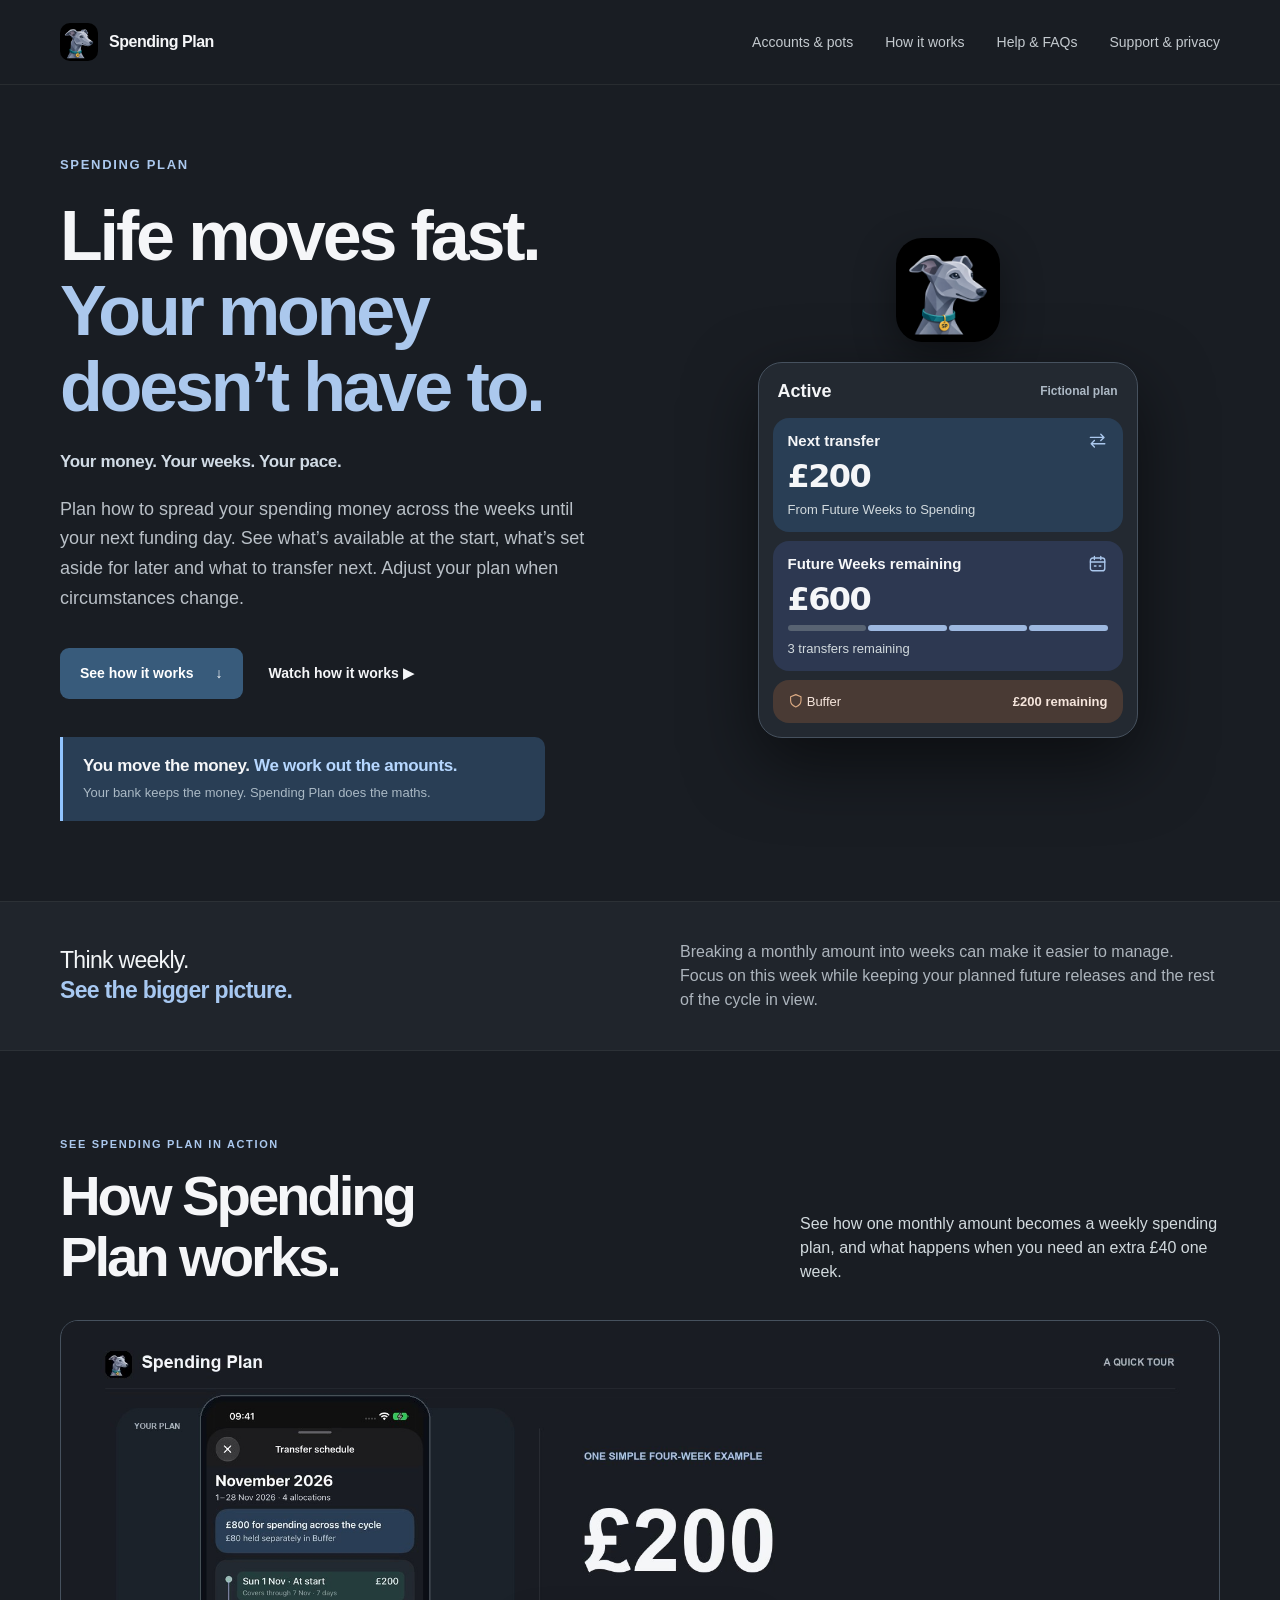
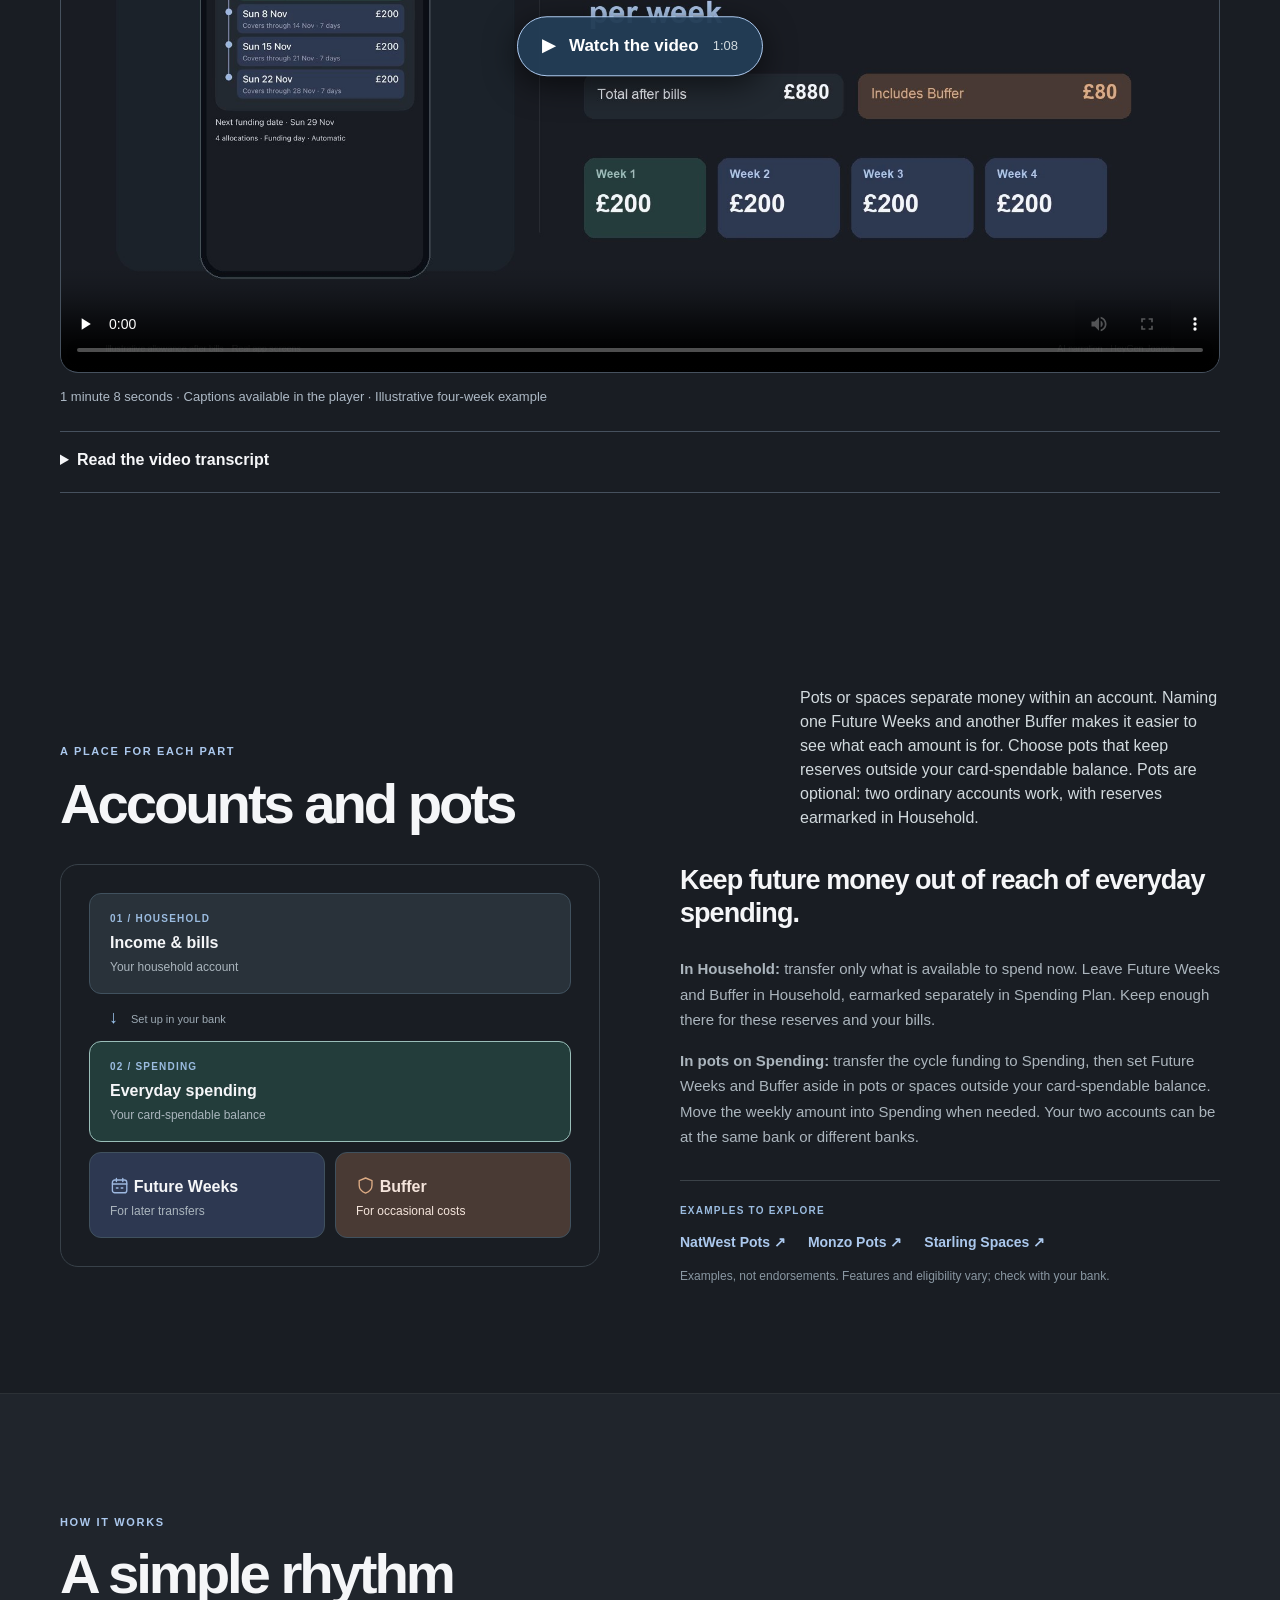
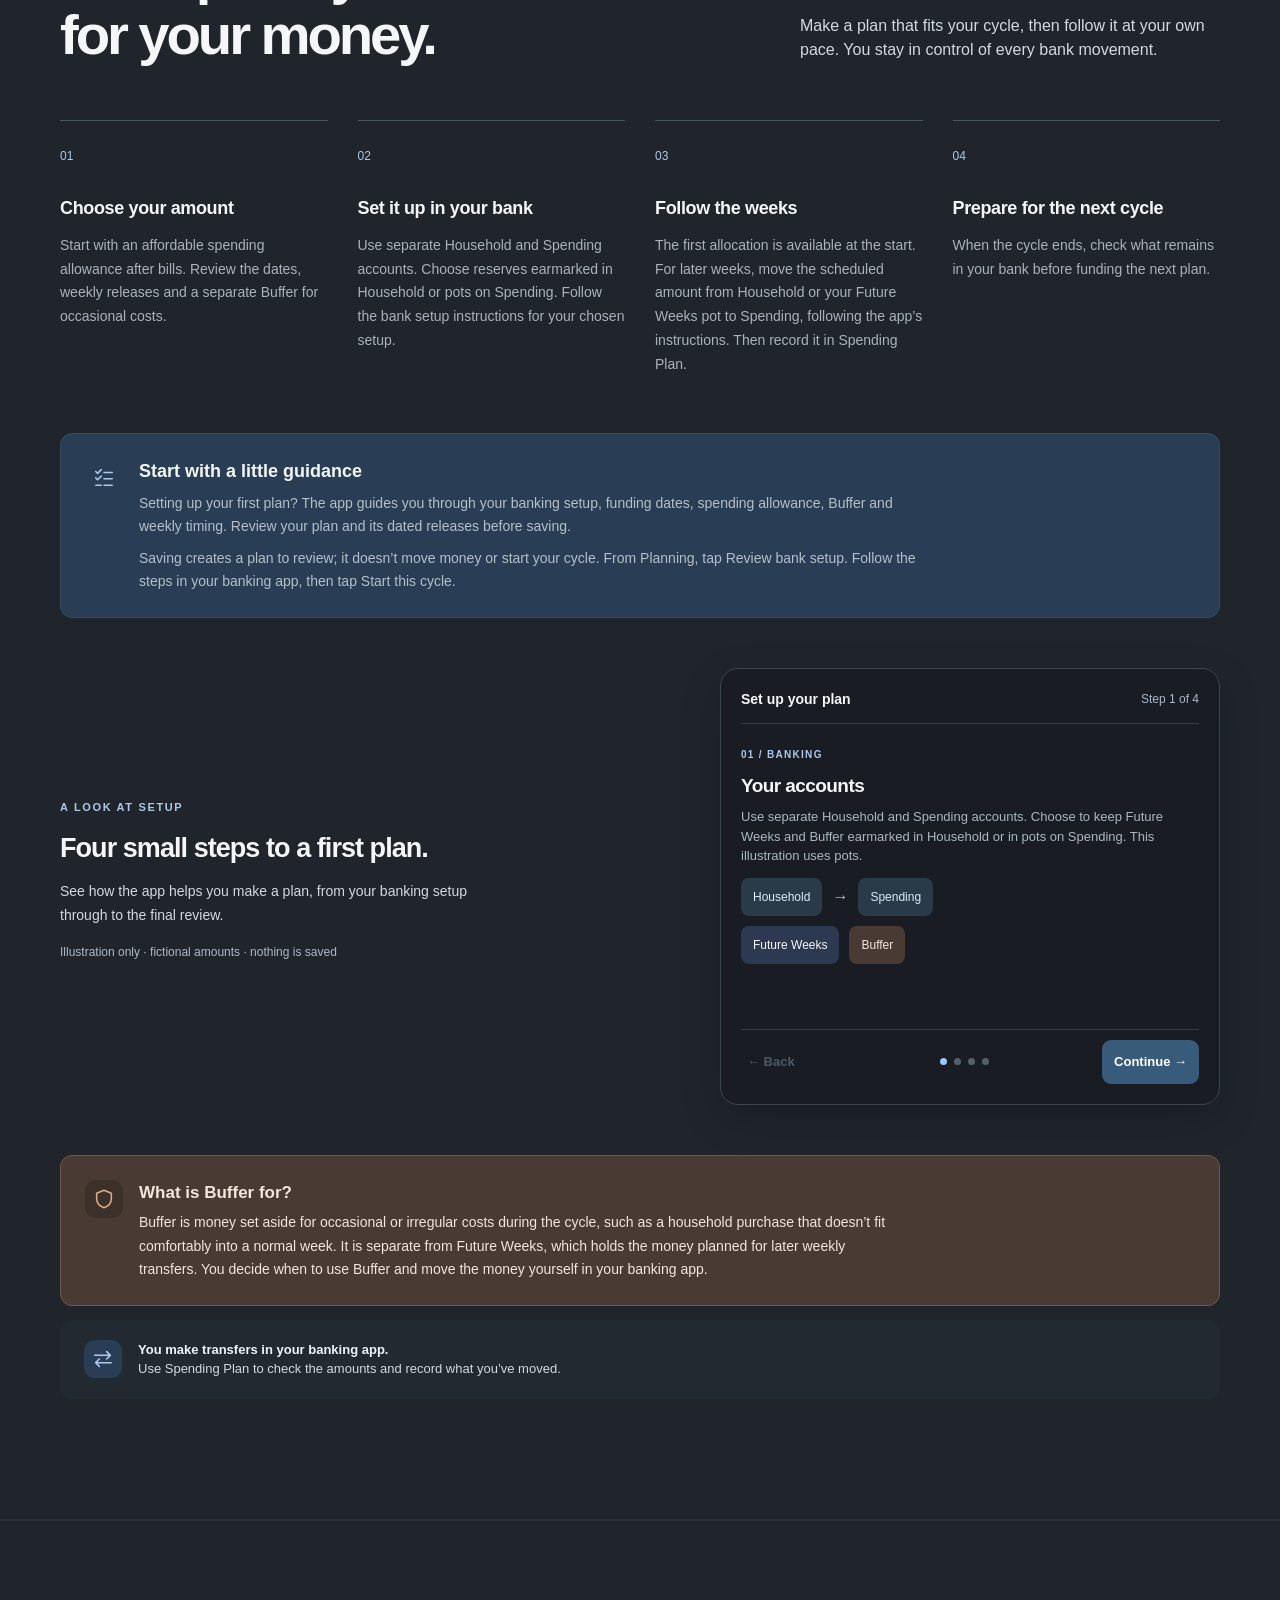
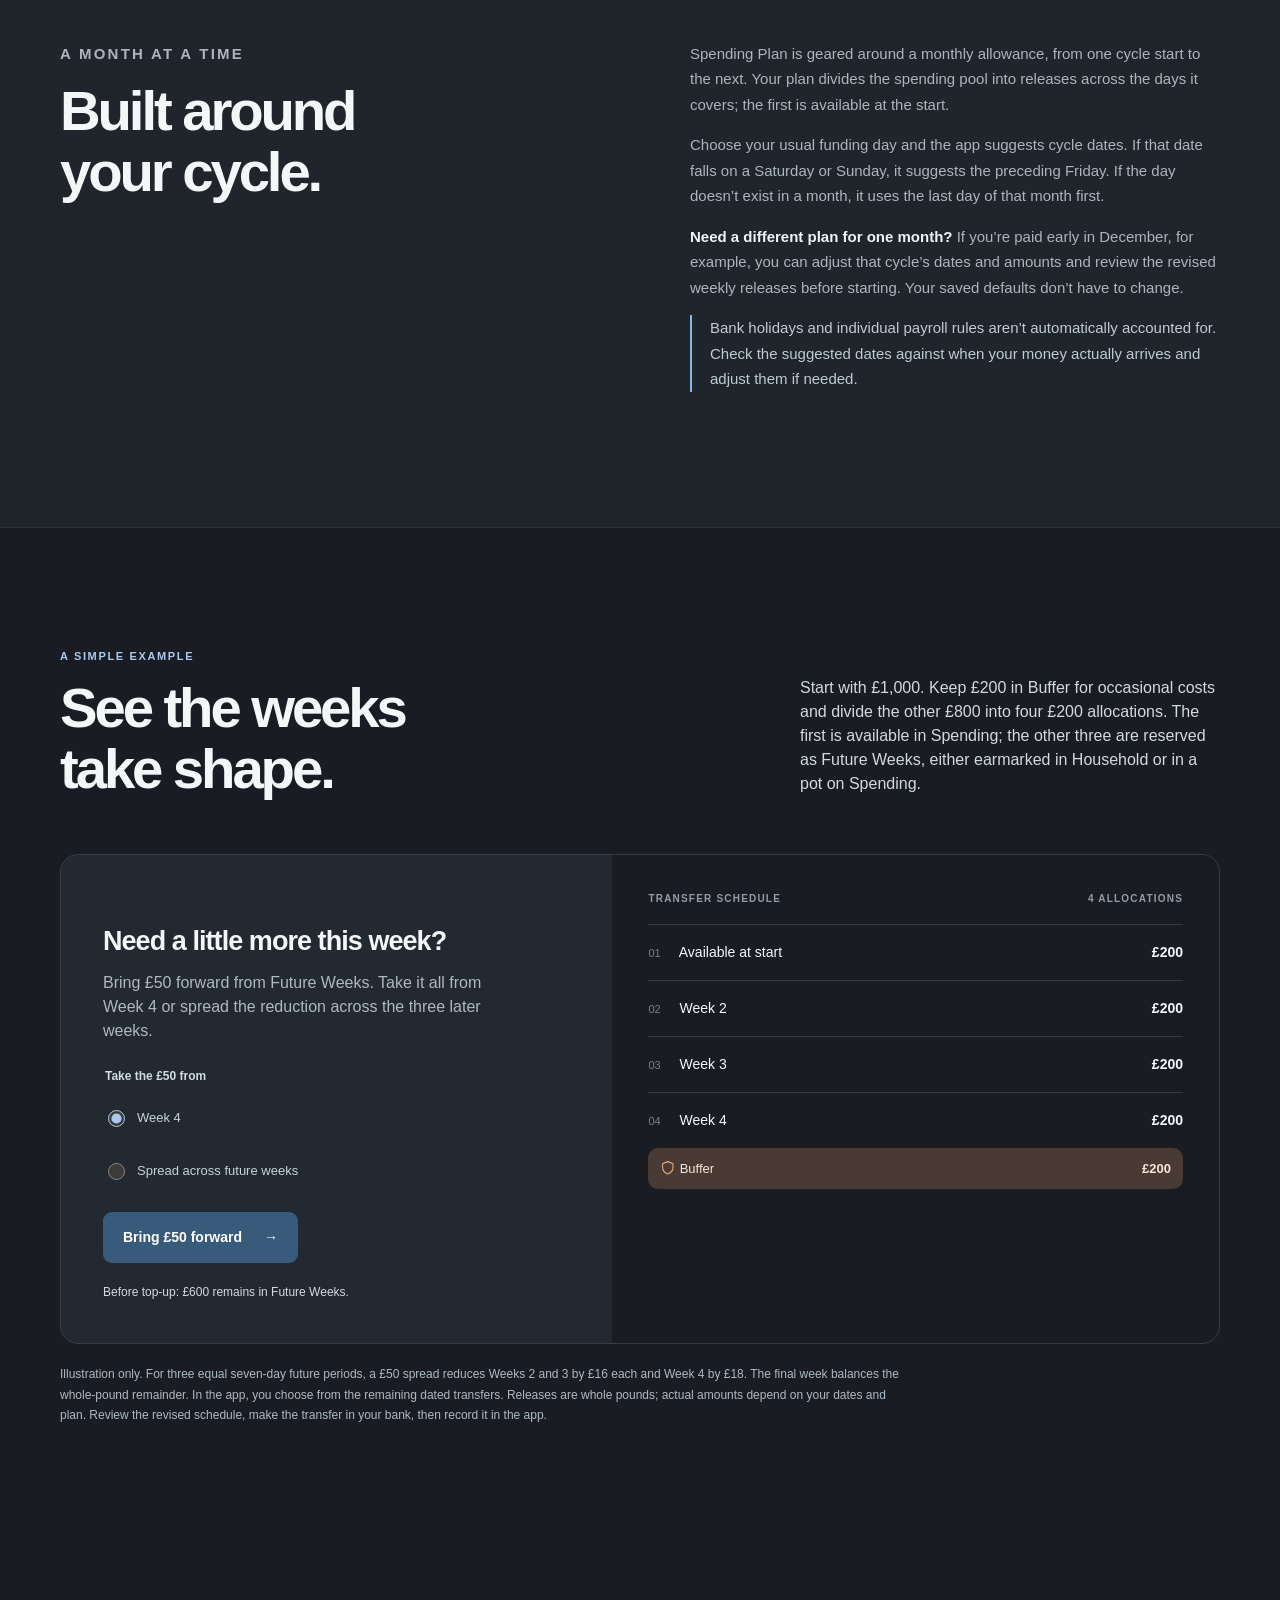
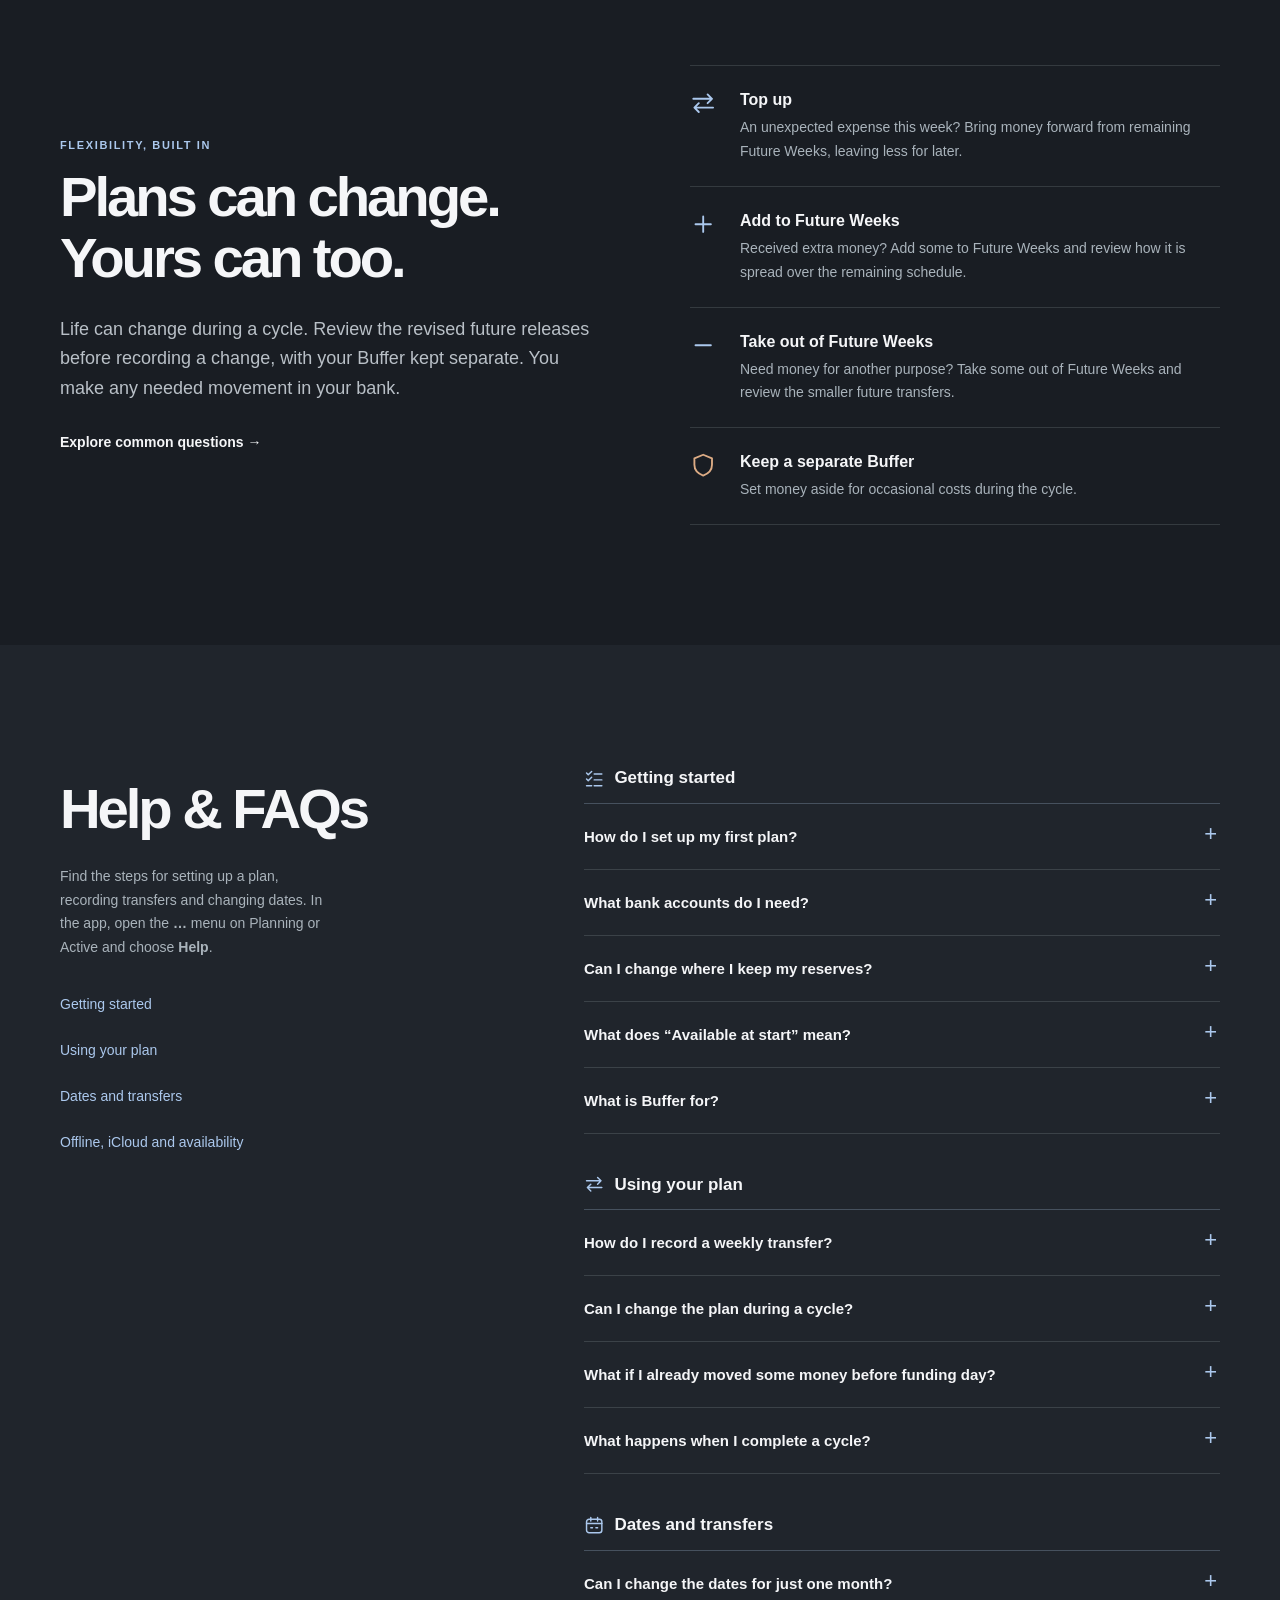
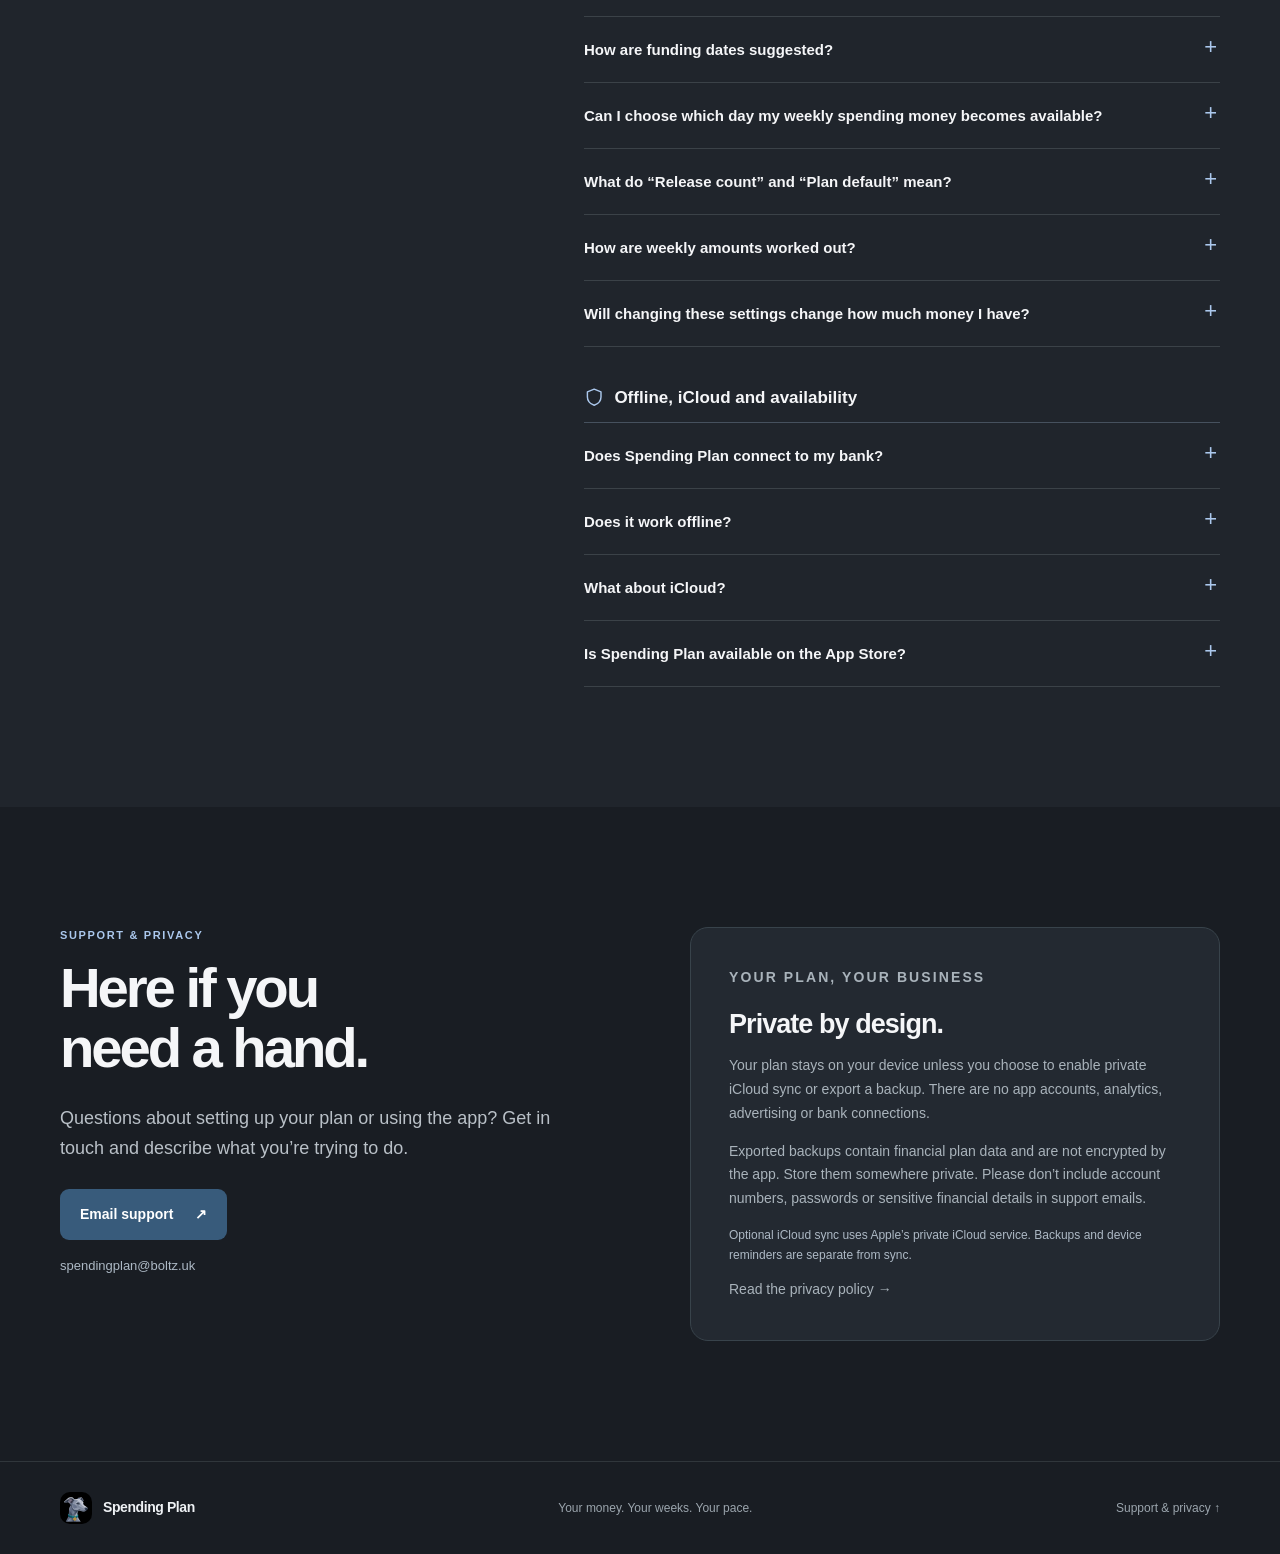
<file: index.html>
<!doctype html>
<html lang="en-GB">
<head>
  <meta charset="utf-8">
  <meta name="viewport" content="width=device-width, initial-scale=1">
  <meta name="description" content="Divide your spending money across the weeks until payday, adjust your plan and see what to transfer next.">
  <meta property="og:title" content="Spending Plan: Weekly Money">
  <meta property="og:description" content="Life moves fast. Your money doesn’t have to. Plan your spending money across the weeks until payday.">
  <meta property="og:type" content="website">
  <title>Spending Plan: Weekly Money</title>
  <link rel="icon" href="assets/app-icon.png">
  <link rel="stylesheet" href="styles.css?v=video-tour-1">
  <script src="script.js?v=video-tour-1" defer></script>
</head>
<body>
<svg class="glyph-library" aria-hidden="true" focusable="false">
  <symbol id="icon-shield" viewBox="0 0 24 24"><path d="M12 2.5 20 5.8v5.9c0 4.8-3.1 8-8 9.8-4.9-1.8-8-5-8-9.8V5.8L12 2.5Z"/></symbol>
  <symbol id="icon-calendar" viewBox="0 0 24 24"><rect x="3" y="5" width="18" height="16" rx="3"/><path d="M8 3v4m8-4v4M3 10h18m-13 5h2m4 0h2"/></symbol>
  <symbol id="icon-transfer" viewBox="0 0 24 24"><path d="M3 8h17m-4-4 4 4-4 4m5 4H4m4-4-4 4 4 4"/></symbol>
  <symbol id="icon-checklist" viewBox="0 0 24 24"><path d="m3 6 2 2 4-4m3 3h9M3 13l2 2 4-4m3 3h9M3 21h6m3 0h9"/></symbol>
  <symbol id="icon-plus" viewBox="0 0 24 24"><path d="M12 5v14M5 12h14"/></symbol>
  <symbol id="icon-minus" viewBox="0 0 24 24"><path d="M5 12h14"/></symbol>
</svg>
<a class="skip" href="#main">Skip to content</a>
<header class="site-header"><div class="wrap header-inner">
  <a class="brand" href="#home"><img src="assets/app-icon.png" alt="" width="38" height="38"><span>Spending Plan</span></a>
  <nav aria-label="Main navigation"><a href="#pots">Accounts &amp; pots</a><a href="#how-it-works">How it works</a><a href="#faqs">Help &amp; FAQs</a><a href="#support">Support &amp; privacy</a></nav>
</div></header>
<main id="main">
<section class="hero wrap" id="home">
  <div class="hero-copy"><p class="eyebrow hero-name">Spending Plan</p>
    <h1>Life moves fast.<br><span>Your money doesn’t have to.</span></h1>
    <p class="hero-pace">Your money. Your weeks. Your pace.</p>
    <p class="lead">Plan how to spread your spending money across the weeks until your next funding day. See what’s available at the start, what’s set aside for later and what to transfer next. Adjust your plan when circumstances change.</p>
    <div class="actions"><a class="button primary" href="#pots">See how it works <span aria-hidden="true">↓</span></a><a class="text-link" href="#tour">Watch how it works <span aria-hidden="true">▶</span></a></div>
    <div class="hero-promise"><strong>You move the money. <span>We work out the amounts.</span></strong><p>Your bank keeps the money. Spending Plan does the maths.</p></div>
  </div>
  <div class="hero-art">
    <img class="hero-icon" src="assets/app-icon.png" width="200" height="200" alt="Spending Plan whippet app icon">
    <div class="plan-card">
      <div class="card-top"><span>Active</span><span>Fictional plan</span></div>
      <div class="hero-transfer">
        <div class="card-row"><h2>Next transfer</h2><svg class="glyph" aria-hidden="true" focusable="false"><use href="#icon-transfer"/></svg></div>
        <p class="card-amount">£200</p>
        <p>From Future Weeks to Spending</p>
      </div>
      <div class="hero-future">
        <div class="card-row"><h2>Future Weeks remaining</h2><svg class="glyph" aria-hidden="true" focusable="false"><use href="#icon-calendar"/></svg></div>
        <p class="card-amount">£600</p>
        <div class="allocation-track" aria-hidden="true"><span></span><span></span><span></span><span></span></div>
        <p>3 transfers remaining</p>
      </div>
      <div class="buffer-row"><span><svg class="glyph" aria-hidden="true" focusable="false"><use href="#icon-shield"/></svg> Buffer</span><b>£200 remaining</b></div>
    </div>
  </div>
</section>
<section class="intro-band"><div class="wrap band-inner"><p>Think weekly.<br><strong>See the bigger picture.</strong></p><p>Breaking a monthly amount into weeks can make it easier to manage. Focus on this week while keeping your planned future releases and the rest of the cycle in view.</p></div></section>
<section class="section wrap video-tour" id="tour" aria-labelledby="tour-title">
  <div class="section-heading"><div><p class="eyebrow">SEE SPENDING PLAN IN ACTION</p><h2 id="tour-title">How Spending<br>Plan works.</h2></div><p>See how one monthly amount becomes a weekly spending plan, and what happens when you need an extra £40 one week.</p></div>
  <figure class="tour-player">
    <div class="tour-media">
    <video controls playsinline preload="none" width="1920" height="1080" poster="assets/video/spending-plan-explainer-v3/poster.jpg" aria-label="How Spending Plan works" aria-describedby="tour-caption">
      <source src="assets/video/spending-plan-explainer-v3/video.mp4" type="video/mp4">
      <track kind="captions" src="assets/video/spending-plan-explainer-v3/captions.en-GB.vtt" srclang="en-GB" label="English">
      Your browser does not support embedded video. <a href="assets/video/spending-plan-explainer-v3/video.mp4">Watch how Spending Plan works</a>.
    </video>
    <button class="tour-play" type="button" hidden aria-label="Play how Spending Plan works"><span aria-hidden="true">▶</span> Watch the video <small>1:08</small></button>
    </div>
    <figcaption id="tour-caption">1 minute 8 seconds · Captions available in the player · Illustrative four-week example</figcaption>
  </figure>
  <details class="tour-transcript"><summary>Read the video transcript</summary><div>
<p>How much can I spend this week? Say you have eight hundred and eighty pounds after bills for the next four weeks. Keep eighty pounds in Buffer for occasional costs. That leaves two hundred pounds a week.</p>
<p>You can adjust the amounts or dates before you start. </p>
<p>When your next transfer is due, move the money in your banking app, then record the transfer in Spending Plan. There’s no need to enter everyday purchases.</p>
<p>What if you need an extra forty pounds this week? Tap Top up and enter the amount. With two weeks left, you can bring twenty pounds forward from week three and another twenty from week four. Check the preview. Both later weeks now show a hundred and eighty pounds. Your eighty pounds in Buffer stays put. If that works for you, move the forty pounds in your banking app, then record the transfer.</p>
<p>You could also use Buffer for an occasional cost. That leaves your later weeks as planned.</p>
<p>Spending Plan, your weekly spending companion.</p>
  </div></details>
</section>
<section class="section wrap pots" id="pots"><div class="section-heading"><div><p class="eyebrow">A PLACE FOR EACH PART</p><h2>Accounts and pots</h2></div><p>Pots or spaces separate money within an account. Naming one Future Weeks and another Buffer makes it easier to see what each amount is for. Choose pots that keep reserves outside your card-spendable balance. Pots are optional: two ordinary accounts work, with reserves earmarked in Household.</p></div>
<div class="pots-grid"><div class="pots-diagram" role="img" aria-label="Diagram showing separate Household and Spending accounts. Future Weeks and Buffer can be earmarked in Household or kept in pots on Spending, outside the balance available for everyday card spending."><div class="diagram-account"><span>01 / HOUSEHOLD</span><strong>Income &amp; bills</strong><small>Your household account</small></div><div class="diagram-arrow" aria-hidden="true">↓ <span>Set up in your bank</span></div><div class="diagram-account spending"><span>02 / SPENDING</span><strong>Everyday spending</strong><small>Your card-spendable balance</small></div><div class="diagram-reserves"><div class="reserve-future"><strong><svg class="glyph" aria-hidden="true" focusable="false"><use href="#icon-calendar"/></svg> Future Weeks</strong><small>For later transfers</small></div><div class="reserve-buffer"><strong><svg class="glyph" aria-hidden="true" focusable="false"><use href="#icon-shield"/></svg> Buffer</strong><small>For occasional costs</small></div></div></div><div class="pots-copy"><h3>Keep future money out of reach of everyday spending.</h3><p><strong>In Household:</strong> transfer only what is available to spend now. Leave Future Weeks and Buffer in Household, earmarked separately in Spending Plan. Keep enough there for these reserves and your bills.</p><p><strong>In pots on Spending:</strong> transfer the cycle funding to Spending, then set Future Weeks and Buffer aside in pots or spaces outside your card-spendable balance. Move the weekly amount into Spending when needed. Your two accounts can be at the same bank or different banks.</p><div class="bank-links"><span>EXAMPLES TO EXPLORE</span><a href="https://www.natwest.com/life-moments/managing-your-money/pots.html">NatWest Pots ↗</a><a href="https://monzo.com/features/pots">Monzo Pots ↗</a><a href="https://help.starlingbank.com/personal/topics/account-support/what-are-starling-spaces/">Starling Spaces ↗</a><small>Examples, not endorsements. Features and eligibility vary; check with your bank.</small></div></div></div></section>
<section class="section how" id="how-it-works"><div class="wrap"><div class="section-heading"><div><p class="eyebrow">HOW IT WORKS</p><h2>A simple rhythm<br>for your money.</h2></div><p>Make a plan that fits your cycle, then follow it at your own pace. You stay in control of every bank movement.</p></div>
<div class="steps"><article><span class="step-num">01</span><h3>Choose your amount</h3><p>Start with an affordable spending allowance after bills. Review the dates, weekly releases and a separate Buffer for occasional costs.</p></article><article><span class="step-num">02</span><h3>Set it up in your bank</h3><p>Use separate Household and Spending accounts. Choose reserves earmarked in Household or pots on Spending. Follow the bank setup instructions for your chosen setup.</p></article><article><span class="step-num">03</span><h3>Follow the weeks</h3><p>The first allocation is available at the start. For later weeks, move the scheduled amount from Household or your Future Weeks pot to Spending, following the app’s instructions. Then record it in Spending Plan.</p></article><article><span class="step-num">04</span><h3>Prepare for the next cycle</h3><p>When the cycle ends, check what remains in your bank before funding the next plan.</p></article></div>
<div class="wizard-intro"><span class="tiny-icon" aria-hidden="true"><svg class="glyph" aria-hidden="true" focusable="false"><use href="#icon-checklist"/></svg></span><div><h3>Start with a little guidance</h3><p>Setting up your first plan? The app guides you through your banking setup, funding dates, spending allowance, Buffer and weekly timing. Review your plan and its dated releases before saving.</p><p>Saving creates a plan to review; it doesn’t move money or start your cycle. From Planning, tap Review bank setup. Follow the steps in your banking app, then tap Start this cycle.</p></div></div>
<div class="walkthrough" aria-labelledby="walkthrough-title"><div class="walkthrough-copy"><p class="eyebrow">A LOOK AT SETUP</p><h3 id="walkthrough-title">Four small steps to a first plan.</h3><p>See how the app helps you make a plan, from your banking setup through to the final review.</p><p class="walkthrough-note">Illustration only · fictional amounts · nothing is saved</p></div><div class="wizard-demo"><div class="wizard-demo-header"><strong>Set up your plan</strong><span id="wizard-progress" aria-live="polite">Step 1 of 4</span></div><div class="wizard-page" data-wizard-page><span class="wizard-kicker">01 / BANKING</span><h4>Your accounts</h4><p>Use separate Household and Spending accounts. Choose to keep Future Weeks and Buffer earmarked in Household or in pots on Spending. This illustration uses pots.</p><div class="wizard-flow"><span>Household</span><span aria-hidden="true">→</span><span>Spending</span></div><div class="wizard-reserves"><span class="reserve-future">Future Weeks</span><span class="reserve-buffer">Buffer</span></div></div><div class="wizard-page" data-wizard-page><span class="wizard-kicker">02 / DATES</span><h4>When will you fund it?</h4><p>Check both dates against your bank. The plan runs until the day before the next funding date.</p><div class="wizard-row"><span>Usual funding day</span><strong>1st</strong></div><div class="wizard-row"><span>First funding date</span><strong>1 September</strong></div><div class="wizard-row"><span>Next funding date</span><strong>29 September</strong></div></div><div class="wizard-page" data-wizard-page><span class="wizard-kicker">03 / MONEY</span><h4>How much can you set aside?</h4><p>Enter your monthly allowance, including Buffer. Choose when later weekly transfers happen.</p><div class="wizard-row"><span>Monthly allowance, including Buffer</span><strong>£1,000</strong></div><div class="wizard-row"><span>Buffer</span><strong>£200</strong></div><div class="wizard-row"><span>Weekly transfer day</span><strong>Funding day</strong></div></div><div class="wizard-page" data-wizard-page><span class="wizard-kicker">04 / REVIEW</span><h4>Review your plan</h4><p>Check the dates, amounts and releases. Use these as my defaults applies your choices to future plans.</p><div class="wizard-row"><span>Initial Spending Transfer</span><strong>£1,000</strong></div><div class="wizard-row"><span>Available at start</span><strong>£200</strong></div><div class="wizard-row"><span>Future Weeks</span><strong>£600</strong></div><div class="wizard-row"><span>Buffer</span><strong>£200</strong></div><p class="wizard-small">Saving a plan doesn’t move money or start the cycle.</p></div><div class="wizard-controls"><button type="button" id="wizard-back">← Back</button><div class="wizard-dots" aria-hidden="true"><span></span><span></span><span></span><span></span></div><button type="button" id="wizard-next">Continue →</button></div></div></div>
<div class="buffer-explainer"><span class="tiny-icon" aria-hidden="true"><svg class="glyph" aria-hidden="true" focusable="false"><use href="#icon-shield"/></svg></span><div><h3>What is Buffer for?</h3><p>Buffer is money set aside for occasional or irregular costs during the cycle, such as a household purchase that doesn’t fit comfortably into a normal week. It is separate from Future Weeks, which holds the money planned for later weekly transfers. You decide when to use Buffer and move the money yourself in your banking app.</p></div></div>
<div class="setup-note"><span class="tiny-icon"><svg class="glyph" aria-hidden="true" focusable="false"><use href="#icon-transfer"/></svg></span><p><strong>You make transfers in your banking app.</strong><br>Use Spending Plan to check the amounts and record what you’ve moved.</p></div></div></section>
<section class="section cycle"><div class="wrap cycle-inner"><div><p class="eyebrow">A MONTH AT A TIME</p><h2>Built around<br>your cycle.</h2></div><div><p>Spending Plan is geared around a monthly allowance, from one cycle start to the next. Your plan divides the spending pool into releases across the days it covers; the first is available at the start.</p><p>Choose your usual funding day and the app suggests cycle dates. If that date falls on a Saturday or Sunday, it suggests the preceding Friday. If the day doesn’t exist in a month, it uses the last day of that month first.</p><p><strong>Need a different plan for one month?</strong> If you’re paid early in December, for example, you can adjust that cycle’s dates and amounts and review the revised weekly releases before starting. Your saved defaults don’t have to change.</p><p class="cycle-note">Bank holidays and individual payroll rules aren’t automatically accounted for. Check the suggested dates against when your money actually arrives and adjust them if needed.</p></div></div></section>
<section class="section wrap" id="example"><div class="section-heading"><div><p class="eyebrow">A SIMPLE EXAMPLE</p><h2>See the weeks<br>take shape.</h2></div><p>Start with £1,000. Keep £200 in Buffer for occasional costs and divide the other £800 into four £200 allocations. The first is available in Spending; the other three are reserved as Future Weeks, either earmarked in Household or in a pot on Spending.</p></div>
  <div class="example"><div class="example-copy"><h3>Need a little more this week?</h3><p>Bring £50 forward from Future Weeks. Take it all from Week 4 or spread the reduction across the three later weeks.</p><fieldset class="demo-options"><legend>Take the £50 from</legend><label><input type="radio" name="topup-source" value="week4" checked> Week 4</label><label><input type="radio" name="topup-source" value="spread"> Spread across future weeks</label></fieldset><button class="button primary" id="topup" type="button">Bring £50 forward <span aria-hidden="true">→</span></button><p class="example-foot" id="example-status" aria-live="polite">Before top-up: £600 remains in Future Weeks.</p></div>
    <div class="schedule" aria-label="Illustrative weekly plan"><div class="schedule-head"><span>TRANSFER SCHEDULE</span><span>4 ALLOCATIONS</span></div><div class="week"><span><i aria-hidden="true">01</i> Available at start</span><strong>£200 <em id="week1-extra"></em></strong></div><div class="week"><span><i aria-hidden="true">02</i> Week 2</span><strong id="week2">£200</strong></div><div class="week"><span><i aria-hidden="true">03</i> Week 3</span><strong id="week3">£200</strong></div><div class="week"><span><i aria-hidden="true">04</i> Week 4</span><strong id="week4">£200</strong></div><div class="schedule-buffer"><span><svg class="glyph" aria-hidden="true" focusable="false"><use href="#icon-shield"/></svg> Buffer</span><strong>£200</strong></div></div>
  </div><p class="fineprint">Illustration only. For three equal seven-day future periods, a £50 spread reduces Weeks 2 and 3 by £16 each and Week 4 by £18. The final week balances the whole-pound remainder. In the app, you choose from the remaining dated transfers. Releases are whole pounds; actual amounts depend on your dates and plan. Review the revised schedule, make the transfer in your bank, then record it in the app.</p>
</section>
<section class="section wrap flexibility"><div><p class="eyebrow">FLEXIBILITY, BUILT IN</p><h2>Plans can change.<br>Yours can too.</h2><p class="lead">Life can change during a cycle. Review the revised future releases before recording a change, with your Buffer kept separate. You make any needed movement in your bank.</p><a class="text-link" href="#faqs">Explore common questions <span aria-hidden="true">→</span></a></div><div class="feature-list"><div><span><svg class="glyph" aria-hidden="true" focusable="false"><use href="#icon-transfer"/></svg></span><p><b>Top up</b><small>An unexpected expense this week? Bring money forward from remaining Future Weeks, leaving less for later.</small></p></div><div><span><svg class="glyph" aria-hidden="true" focusable="false"><use href="#icon-plus"/></svg></span><p><b>Add to Future Weeks</b><small>Received extra money? Add some to Future Weeks and review how it is spread over the remaining schedule.</small></p></div><div><span><svg class="glyph" aria-hidden="true" focusable="false"><use href="#icon-minus"/></svg></span><p><b>Take out of Future Weeks</b><small>Need money for another purpose? Take some out of Future Weeks and review the smaller future transfers.</small></p></div><div><span aria-hidden="true"><svg class="glyph" aria-hidden="true" focusable="false"><use href="#icon-shield"/></svg></span><p><b>Keep a separate Buffer</b><small>Set money aside for occasional costs during the cycle.</small></p></div></div></section>
<section class="section faq-section" id="faqs">
  <div class="wrap faq-layout">
    <div>
      <h2>Help &amp; FAQs</h2>
      <p>Find the steps for setting up a plan, recording transfers and changing dates. In the app, open the <strong>…</strong> menu on Planning or Active and choose <strong>Help</strong>.</p>
      <nav class="faq-nav" aria-label="Help topics">
        <a href="#faq-getting-started">Getting started</a>
        <a href="#faq-using-your-plan">Using your plan</a>
        <a href="#faq-dates-and-transfers">Dates and transfers</a>
        <a href="#faq-offline-and-icloud">Offline, iCloud and availability</a>
      </nav>
    </div>
    <div class="faq-list">
      <section class="faq-group" aria-labelledby="faq-getting-started">
        <h3 id="faq-getting-started"><svg class="glyph" aria-hidden="true" focusable="false"><use href="#icon-checklist"/></svg>Getting started</h3>
        <details><summary>How do I set up my first plan?</summary><p>On the welcome screen, choose <strong>Set up a new plan</strong>. Choose where to keep your reserves, then check your funding dates and monthly allowance, including Buffer. On <strong>Review your plan</strong>, choose whether to <strong>Use these as my defaults</strong>, then tap <strong>Save plan</strong>. This creates a Planning draft. When you’re ready to fund it, tap <strong>Review bank setup</strong>, follow the steps in your banking app and tap <strong>Start this cycle</strong>. You can run setup again from Settings.</p></details>
        <details><summary>What bank accounts do I need?</summary><p>Use two separate accounts: one for household income and bills, and one for everyday spending. Two ordinary accounts work. Choose to leave Future Weeks and Buffer earmarked in Household, or keep them in pots or spaces on Spending outside your card-spendable balance. You make all money movements yourself.</p></details>
        <details><summary>Can I change where I keep my reserves?</summary><p>Choose your setup in the first-plan wizard or <strong>Settings → Account setup</strong>. Saving a change applies from your next cycle and updates saved future plans. Your active cycle keeps its original setup. Help shows whether its guidance is for the active cycle, a planned cycle or new cycles. When switching setups, check where retained money is held, move it to the right place and count each amount once.</p></details>
        <details><summary>What does “Available at start” mean?</summary><p>It’s the first allocation, ready to spend when the cycle starts. With Household reserves, transfer this amount to Spending and leave the reserves earmarked in Household. With pots, fund Spending, set aside Future Weeks and Buffer, and leave this first allocation available.</p></details>
        <details><summary>What is Buffer for?</summary><p>Buffer is a separate reserve for occasional costs. Future Weeks holds money planned for later weekly transfers. Tap <strong>Buffer</strong> on Active to see what remains and record what you’ve used after moving it in your banking app.</p></details>
      </section>
      <section class="faq-group" aria-labelledby="faq-using-your-plan">
        <h3 id="faq-using-your-plan"><svg class="glyph" aria-hidden="true" focusable="false"><use href="#icon-transfer"/></svg>Using your plan</h3>
        <details><summary>How do I record a weekly transfer?</summary><p>On <strong>Active</strong>, tap <strong>Review transfer</strong> to check the amount and source. Move it from Household or your Future Weeks pot to Spending as shown in the app. Back in Spending Plan, tap <strong>Review transfer to record</strong> and confirm what you moved. You can record a £0 release without moving money.</p></details>
        <details><summary>Can I change the plan during a cycle?</summary><p>On <strong>Active</strong>, tap <strong>Top up</strong> to bring money forward from one or more future transfers. To change the amount set aside for all remaining transfers, use <strong>Adjust active cycle</strong> and choose <strong>Add to Future Weeks</strong> or <strong>Take out of Future Weeks</strong>. Review the revised schedule before recording the change and make any needed transfer in your bank.</p></details>
        <details><summary>What if I already moved some money before funding day?</summary><p>Go to <strong>Edit this month → Already spent or taken</strong>. Use <strong>Taken Early</strong> for money you’ve already transferred from Household to Spending. Select the week it came from. The amount reduces that week’s allocation and the remaining cycle funding. Bank setup shows the transfer for your chosen account setup. Enter each amount once.</p></details>
        <details><summary>What happens when I complete a cycle?</summary><p>Completing a cycle opens the next one in <strong>Planning</strong>. Before funding it, check what remains in Spending, Future Weeks and Buffer, allowing for pending payments. If you keep any of that money for the next cycle, count it once and transfer only what’s still needed.</p></details>
      </section>
      <section class="faq-group" aria-labelledby="faq-dates-and-transfers">
        <h3 id="faq-dates-and-transfers"><svg class="glyph" aria-hidden="true" focusable="false"><use href="#icon-calendar"/></svg>Dates and transfers</h3>
        <details><summary>Can I change the dates for just one month?</summary><p>Open <strong>Edit this month → Dates and transfers</strong>. Adjust <strong>Cycle starts</strong> and <strong>Cycle ends</strong>, then check the dated allocations before saving. For example, if you’re paid early in December, you can use the actual dates without changing your saved defaults. During first setup, the equivalent boundary is <strong>Next funding date</strong>: the plan ends the day before it.</p></details>
        <details><summary>How are funding dates suggested?</summary><p>Your <strong>Usual funding day</strong> suggests monthly dates. For shorter months, the app uses the last day of the month. Weekend dates move to the preceding Friday. Check the suggestions against your actual funding dates, especially around bank holidays.</p></details>
        <details><summary>Can I choose which day my weekly spending money becomes available?</summary><p>Open <strong>Edit this month → Dates and transfers → More timing options</strong>. Choose <strong>Funding day</strong> for an amount at the start and later releases every seven days. Choose <strong>Fixed weekday</strong> if you want later releases on a weekday you pick. For example, if you’re paid on Friday, the first amount is available then and later releases can fall on Sundays. Short periods are usually allocated less because they cover fewer days.</p></details>
        <details><summary>What do “Release count” and “Plan default” mean?</summary><p>The <strong>Release count</strong> includes the first amount available at the start. <strong>Plan default</strong> uses the preference saved with the plan. In Funding day timing, <strong>Automatic</strong> works out the count from the dates, and you can choose four or five if the dates allow. With Fixed weekday timing, the count is always automatic.</p></details>
        <details><summary>How are weekly amounts worked out?</summary><p>The weekly spending pool is divided according to the days covered by each release. Releases are whole pounds: proportional amounts are rounded down and the final release balances the pool. Any sub-pound planning remainder stays in Buffer. The first allocation is available at the start.</p></details>
        <details><summary>Will changing these settings change how much money I have?</summary><p>Your allowance stays the same when you change timing. The dates, number of allocations and amounts can change. Buffer can also change if you’ve set different targets for four and five allocations. Check the revised schedule before saving.</p></details>
      </section>
      <section class="faq-group" aria-labelledby="faq-offline-and-icloud">
        <h3 id="faq-offline-and-icloud"><svg class="glyph" aria-hidden="true" focusable="false"><use href="#icon-shield"/></svg>Offline, iCloud and availability</h3>
        <details><summary>Does Spending Plan connect to my bank?</summary><p>No. It does not connect to your bank, track transactions or see live balances. You make transfers in your banking app and record them in Spending Plan.</p></details>
        <details><summary>Does it work offline?</summary><p>Yes. Your plan is stored locally and the app is fully useful offline. You do not need an app account.</p></details>
        <details><summary>What about iCloud?</summary><p>Private iCloud plan sync is optional and off until you choose to enable it. When enabled, it uses your private iCloud account to sync plans. If versions conflict, they are retained for review rather than silently replacing one another.</p></details>
        <details><summary>Is Spending Plan available on the App Store?</summary><p>Spending Plan is being prepared for release. Availability and download details will be shared when confirmed.</p></details>
      </section>
    </div>
  </div>
</section>
<section class="section wrap support" id="support"><div><p class="eyebrow">SUPPORT &amp; PRIVACY</p><h2>Here if you<br>need a hand.</h2><p class="lead">Questions about setting up your plan or using the app? Get in touch and describe what you’re trying to do.</p><a class="button primary" href="mailto:spendingplan@boltz.uk">Email support <span aria-hidden="true">↗</span></a><p class="contact">spendingplan@boltz.uk</p></div><div class="privacy-card"><p class="eyebrow">YOUR PLAN, YOUR BUSINESS</p><h3>Private by design.</h3><p>Your plan stays on your device unless you choose to enable private iCloud sync or export a backup. There are no app accounts, analytics, advertising or bank connections.</p><p>Exported backups contain financial plan data and are not encrypted by the app. Store them somewhere private. Please don’t include account numbers, passwords or sensitive financial details in support emails.</p><p class="privacy-small">Optional iCloud sync uses Apple’s private iCloud service. Backups and device reminders are separate from sync.</p><p><a href="privacy.html">Read the privacy policy →</a></p></div></section>
</main><footer><div class="wrap footer-inner"><a class="brand" href="#home"><img src="assets/app-icon.png" alt="" width="32" height="32"><span>Spending Plan</span></a><p>Your money. Your weeks. Your pace.</p><a href="#support">Support &amp; privacy ↑</a></div></footer>
</body></html>
</file>
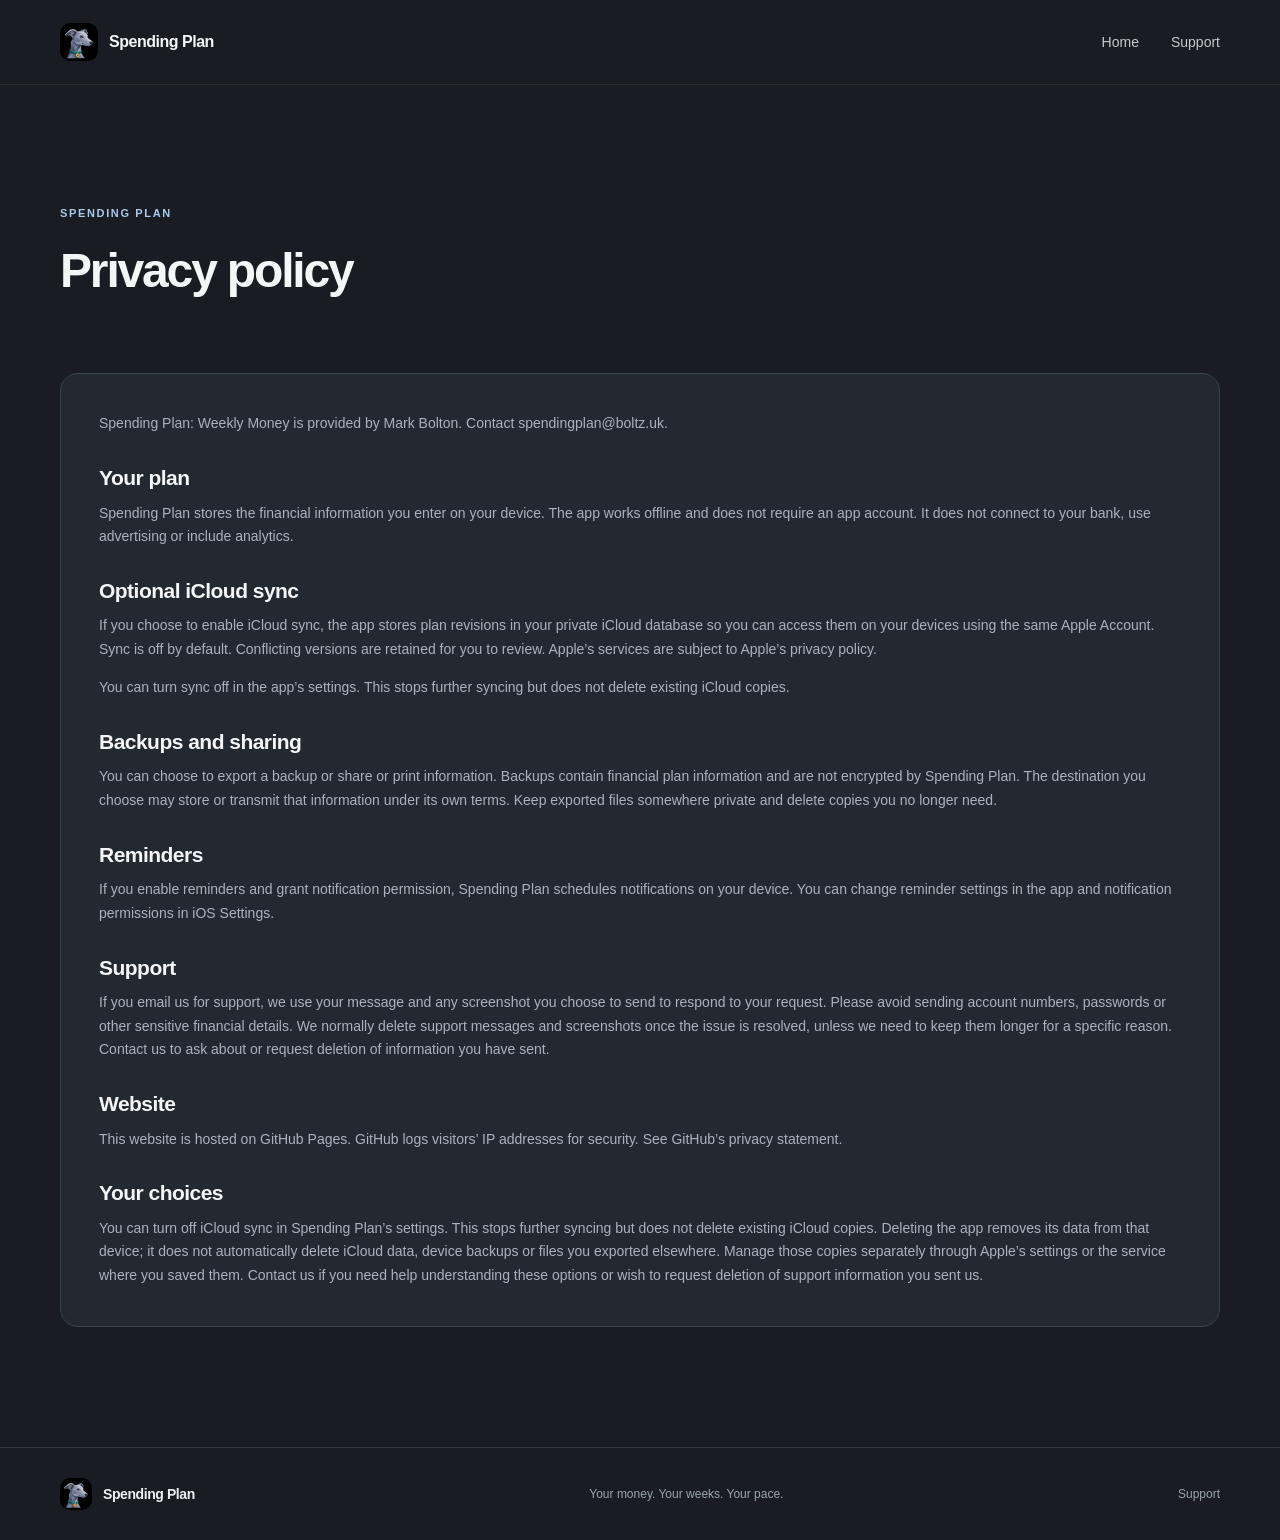
<file: privacy.html>
<!doctype html>
<html lang="en-GB">
<head>
  <meta charset="utf-8">
  <meta name="viewport" content="width=device-width, initial-scale=1">
  <meta name="description" content="Privacy policy for Spending Plan: Weekly Money.">
  <title>Privacy policy — Spending Plan</title>
  <link rel="icon" href="assets/app-icon.png">
  <link rel="stylesheet" href="styles.css">
  <style>
    .policy-page h1 { font-size: clamp(34px, 4vw, 48px); letter-spacing: -.045em; }
    .policy-page .privacy-card h2 { font-size: 21px; line-height: 1.3; letter-spacing: -.025em; margin: 28px 0 10px; }
  </style>
</head>
<body>
<a class="skip" href="#main">Skip to content</a>
<header class="site-header"><div class="wrap header-inner">
  <a class="brand" href="index.html"><img src="assets/app-icon.png" alt="" width="38" height="38"><span>Spending Plan</span></a>
  <nav aria-label="Main navigation"><a href="index.html">Home</a><a href="index.html#support">Support</a></nav>
</div></header>
<main id="main" class="section wrap policy-page">
  <div class="section-heading"><div><p class="eyebrow">SPENDING PLAN</p><h1>Privacy policy</h1></div></div>
  <div class="privacy-card">
    <p>Spending Plan: Weekly Money is provided by Mark Bolton. Contact <a href="mailto:spendingplan@boltz.uk">spendingplan@boltz.uk</a>.</p>
    <h2>Your plan</h2>
    <p>Spending Plan stores the financial information you enter on your device. The app works offline and does not require an app account. It does not connect to your bank, use advertising or include analytics.</p>
    <h2>Optional iCloud sync</h2>
    <p>If you choose to enable iCloud sync, the app stores plan revisions in your private iCloud database so you can access them on your devices using the same Apple Account. Sync is off by default. Conflicting versions are retained for you to review. Apple’s services are subject to <a href="https://www.apple.com/legal/privacy/">Apple’s privacy policy</a>.</p>
    <p>You can turn sync off in the app’s settings. This stops further syncing but does not delete existing iCloud copies.</p>
    <h2>Backups and sharing</h2>
    <p>You can choose to export a backup or share or print information. Backups contain financial plan information and are not encrypted by Spending Plan. The destination you choose may store or transmit that information under its own terms. Keep exported files somewhere private and delete copies you no longer need.</p>
    <h2>Reminders</h2>
    <p>If you enable reminders and grant notification permission, Spending Plan schedules notifications on your device. You can change reminder settings in the app and notification permissions in iOS Settings.</p>
    <h2>Support</h2>
    <p>If you email us for support, we use your message and any screenshot you choose to send to respond to your request. Please avoid sending account numbers, passwords or other sensitive financial details. We normally delete support messages and screenshots once the issue is resolved, unless we need to keep them longer for a specific reason. Contact us to ask about or request deletion of information you have sent.</p>
    <h2>Website</h2>
    <p>This website is hosted on GitHub Pages. GitHub logs visitors’ IP addresses for security. See <a href="https://docs.github.com/en/site-policy/privacy-policies/github-general-privacy-statement">GitHub’s privacy statement</a>.</p>
    <h2>Your choices</h2>
    <p>You can turn off iCloud sync in Spending Plan’s settings. This stops further syncing but does not delete existing iCloud copies. Deleting the app removes its data from that device; it does not automatically delete iCloud data, device backups or files you exported elsewhere. Manage those copies separately through Apple’s settings or the service where you saved them. Contact us if you need help understanding these options or wish to request deletion of support information you sent us.</p>
  </div>
</main>
<footer><div class="wrap footer-inner"><a class="brand" href="index.html"><img src="assets/app-icon.png" alt="" width="32" height="32"><span>Spending Plan</span></a><p>Your money. Your weeks. Your pace.</p><a href="index.html#support">Support</a></div></footer>
</body>
</html>
</file>
<file: styles.css>
:root {
  color-scheme: dark;
  --bg: #191d23;
  --surface: #20252c;
  --panel: #232931;
  --line: #46515e;
  --text: #f5f6f8;
  --muted: #d2dade;
  --secondary: #adb9c5;
  --blue: #abc8ed;
  --action: #385b7b;
  --accent-surface: #293e55;
  --spending-surface: #233d3b;
  --spending-marker: #9abeb9;
  --future-surface: #2d3851;
  --future-marker: #9db8e0;
  --buffer-surface: #493a34;
  --buffer-ink: #f5e5dc;
  --buffer-marker: #dcab84;
}
*{box-sizing:border-box}html{scroll-behavior:smooth}body{margin:0;background:var(--bg);color:var(--text);font-family:-apple-system,BlinkMacSystemFont,"Segoe UI",sans-serif;line-height:1.5}a{color:inherit;text-decoration:none}button{font:inherit}a:focus-visible,button:focus-visible,summary:focus-visible{outline:3px solid var(--blue);outline-offset:4px}.skip{position:absolute;top:-80px;left:12px;background:#fff;color:#000;padding:10px;z-index:10}.skip:focus{top:10px}.wrap{width:min(1160px,calc(100% - 48px));margin:auto}.site-header{border-bottom:1px solid #282c30}.header-inner{height:84px;display:flex;align-items:center;justify-content:space-between;gap:24px}.brand{display:inline-flex;align-items:center;gap:11px;font-weight:700;letter-spacing:-.03em;white-space:nowrap}.brand img{border-radius:10px;object-fit:cover}nav{display:flex;gap:32px;color:#c3c9ce;font-size:14px}nav a:hover,.text-link:hover,footer a:hover{color:var(--blue)}.hero{min-height:650px;display:grid;grid-template-columns:1fr 1fr;align-items:center;gap:70px;padding-top:70px;padding-bottom:80px}.eyebrow{color:var(--blue);font-size:11px;font-weight:750;letter-spacing:.15em;text-transform:uppercase}.dot{display:inline-block;width:7px;height:7px;background:var(--blue);border-radius:50%;margin-right:8px;vertical-align:middle}h1,h2,h3,p{margin-top:0}h1{font-size:clamp(48px,6.1vw,78px);line-height:1.04;letter-spacing:-.065em;margin:24px 0}h1 span{color:var(--blue)}.lead{font-size:18px;line-height:1.65;color:#b9c0c7;max-width:560px}.actions{display:flex;align-items:center;gap:26px;margin:34px 0}.button{border:0;border-radius:9px;padding:15px 20px;display:inline-flex;justify-content:center;align-items:center;gap:22px;font-size:14px;font-weight:700;cursor:pointer}.primary{background:#d9eaff;color:#142336}.primary:hover{background:#fff}.text-link{font-size:14px;font-weight:700}.hero-note{color:#879099;font-size:13px;margin:38px 0 0}.hero-art{position:relative;min-height:460px;display:flex;align-items:center;justify-content:center}.orb{position:absolute;width:420px;height:420px;max-width:100%;border-radius:50%;background:radial-gradient(circle,#283f57 0%,#19232d 47%,transparent 72%);filter:blur(3px)}.plan-card{position:relative;background:linear-gradient(155deg,#292e33,#1b1e21);border:1px solid #414950;border-radius:25px;padding:27px;width:min(390px,100%);box-shadow:0 25px 70px #0008}.card-top,.schedule-head{display:flex;justify-content:space-between;align-items:center;color:#929da7;font-size:10px;letter-spacing:.12em;font-weight:700}.small-pill{border:1px solid #4c5966;border-radius:20px;padding:5px 8px;font-size:9px}.card-label{color:#b0b9c1;font-size:14px;margin:35px 0 3px}.card-amount{font-size:48px;letter-spacing:-.05em;line-height:1;margin-bottom:8px;font-weight:700}.card-amount span{font-size:26px;color:#9ba5ad}.card-caption{font-size:12px;color:#88939d}.card-divider{height:1px;background:#3c4248;margin:23px 0}.next-row,.next-row>div,.buffer-row{display:flex;align-items:center;justify-content:space-between;gap:12px}.next-row b,.next-row small{display:block}.next-row b,.buffer-row{font-size:13px}.next-row small{font-size:11px;color:#939da6;margin-top:3px}.tiny-icon{display:inline-grid;place-items:center;flex:none;width:38px;height:38px;border-radius:11px;background:var(--accent-surface);color:var(--blue)}.buffer-row span{color:#aeb7be}.float-note{position:absolute;right:-8px;bottom:30px;background:#30383f;border:1px solid #53606c;border-radius:12px;display:flex;align-items:center;gap:10px;padding:12px 15px;box-shadow:0 12px 35px #0008;font-size:12px}.float-note>span{color:#a9d2ff}.float-note small{display:block;color:#aab3bb}.illustration-label{position:absolute;bottom:-12px;color:#7c858e;font-size:11px}.intro-band{background:var(--surface);border-block:1px solid #2c3136}.band-inner{display:grid;grid-template-columns:1fr 1fr;gap:80px;align-items:center;padding-block:38px}.band-inner p{margin:0;color:#adb5bd}.band-inner p:first-child{color:#f2f5f7;font-size:23px;line-height:1.3;letter-spacing:-.03em}.band-inner strong{color:#a7c8f1}.section{padding-top:120px;padding-bottom:120px;scroll-margin-top:25px}.section-heading{display:flex;justify-content:space-between;align-items:end;gap:60px;margin-bottom:54px}.section-heading>p{max-width:420px;color:var(--muted);margin-bottom:4px}.section h2{font-size:clamp(38px,4.4vw,58px);line-height:1.08;letter-spacing:-.055em;margin:14px 0 0}.example{display:grid;grid-template-columns:1fr 1.1fr;background:var(--panel);border:1px solid #373d43;border-radius:18px;overflow:hidden}.example-copy{padding:42px}.number{color:#8e9da9;font-size:10px;letter-spacing:.15em;font-weight:700}.example h3,.privacy-card h3{font-size:27px;letter-spacing:-.035em;line-height:1.2;margin:28px 0 14px}.example-copy>p{color:#aeb8c1;max-width:380px}.example-copy button{margin-top:20px}.example-copy .example-foot{font-size:12px;color:#8fa1b0;margin:20px 0 0}.schedule{background:var(--bg);padding:36px}.schedule-head{margin-bottom:18px}.week,.schedule-buffer{display:flex;justify-content:space-between;align-items:center;gap:10px;border-top:1px solid #343a3f;padding:17px 0;font-size:14px}.week i{font-style:normal;color:#74818c;font-size:11px;margin-right:15px}.week strong{white-space:nowrap}.week em{color:#9cc9ff;font-size:12px;font-style:normal}.schedule-buffer{color:#aebbc5;font-size:13px;padding-bottom:0}.fineprint{color:#929da6;font-size:12px;line-height:1.7;max-width:850px;margin:20px 0 0}.how{background:var(--surface);border-block:1px solid #2c3136}.steps{display:grid;grid-template-columns:repeat(4,1fr);gap:30px}.steps article{border-top:1px solid #4a5660;padding-top:22px}.step-num{font-size:12px;color:var(--blue)}.steps h3{font-size:18px;letter-spacing:-.02em;margin:28px 0 12px}.steps p,.faq-layout>div>p,.privacy-card p,.feature-list small{color:#a9b3bb;font-size:14px;line-height:1.7}.setup-note{display:flex;align-items:center;gap:16px;background:var(--panel);border-radius:12px;margin-top:55px;padding:20px 24px}.setup-note p{font-size:13px;color:var(--muted);margin:0}.setup-note strong{color:#edf4fa}.flexibility{display:grid;grid-template-columns:1fr 1fr;gap:100px;align-items:center}.flexibility .lead{margin:26px 0}.feature-list>div{display:flex;gap:18px;padding:22px 0;border-bottom:1px solid #343a3f}.feature-list>div:first-child{border-top:1px solid #343a3f}.feature-list>div>span{color:var(--blue);font-size:22px;width:32px}.feature-list p,.feature-list small{display:block;margin:0}.feature-list b{font-size:16px}.feature-list small{margin-top:4px}.faq-section{background:var(--surface)}.faq-layout{display:grid;grid-template-columns:.8fr 1.2fr;gap:100px}.faq-layout>div>p{margin-top:25px;max-width:280px}.faq-list details{border-bottom:1px solid #3b4248}.faq-list details:first-child{border-top:1px solid #3b4248}.faq-list summary{position:relative;cursor:pointer;list-style:none;padding:22px 35px 22px 0;font-weight:650;font-size:15px}.faq-list summary::-webkit-details-marker{display:none}.faq-list summary:after{content:'+';position:absolute;right:3px;color:var(--blue);font-size:22px;font-weight:400;top:15px}.faq-list details[open] summary:after{content:'−'}.faq-list details p{font-size:14px;line-height:1.7;color:#adb6bd;padding:0 35px 20px 0;margin:0}.support{display:grid;grid-template-columns:1fr 1fr;gap:100px}.support .lead{margin:25px 0}.contact{color:#8f9ba4;font-size:13px;margin-top:16px}.privacy-card{background:var(--panel);border:1px solid #38434b;border-radius:18px;padding:38px}.privacy-card h3{margin-top:18px}.privacy-card p:last-child{margin-bottom:0}.privacy-card .privacy-small{font-size:12px;color:var(--secondary)}footer{border-top:1px solid #30363b;padding:30px 0}.footer-inner{display:flex;align-items:center;justify-content:space-between;gap:20px;color:#9ba5ad;font-size:12px}.footer-inner .brand{color:#eef1f4;font-size:14px}.footer-inner p{margin:0}@media(max-width:800px){.hero{grid-template-columns:1fr;gap:20px;padding-top:70px}.hero-art{min-height:400px}.section{padding-block:80px}.steps{grid-template-columns:1fr 1fr;gap:30px}.flexibility,.faq-layout,.support{gap:45px}.section-heading{align-items:start;flex-direction:column;gap:20px}.section-heading>p{margin:0}.band-inner{gap:30px}.float-note{right:0}}@media(max-width:560px){.wrap{width:min(100% - 36px,1160px)}.header-inner{height:auto;min-height:76px;align-items:flex-start;flex-direction:column;gap:12px;padding-block:16px}.brand img{width:32px;height:32px}nav{gap:18px;font-size:12px;flex-wrap:wrap}.hero{padding-block:55px 65px}.hero-art{min-height:370px}.plan-card{padding:22px;max-width:330px}.float-note{bottom:8px}.illustration-label{bottom:-22px}.actions{gap:20px;flex-wrap:wrap}.band-inner,.example,.flexibility,.faq-layout,.support{grid-template-columns:1fr}.band-inner{padding-block:30px}.example-copy,.schedule,.privacy-card{padding:28px}.steps{grid-template-columns:1fr}.steps h3{margin-top:12px}.section-heading{margin-bottom:35px}.section{padding-block:70px}.footer-inner{align-items:flex-start;flex-direction:column}.support{gap:30px}}@media(prefers-reduced-motion:reduce){html{scroll-behavior:auto}}
.demo-options{border:0;padding:0;margin:24px 0 0;display:grid;gap:9px}.demo-options legend{font-size:12px;font-weight:700;color:#d2dbe2;margin-bottom:10px}.demo-options label{display:flex;align-items:center;gap:9px;font-size:13px;color:#c6d1da;cursor:pointer}.demo-options input{accent-color:var(--blue);width:17px;height:17px}.pots-grid{display:grid;grid-template-columns:1fr 1fr;gap:80px;align-items:center}.pots-diagram{background:var(--bg);border:1px solid #384149;border-radius:18px;padding:28px}.diagram-account,.diagram-reserves>div{background:#29323a;border:1px solid #40515e;border-radius:12px;padding:17px 20px}.diagram-account span,.diagram-reserves span,.bank-links>span{display:block;font-size:10px;color:#9bbce0;letter-spacing:.12em;font-weight:700}.diagram-account strong,.diagram-reserves strong{display:block;font-size:16px;margin-top:5px}.diagram-account small,.diagram-reserves small{display:block;color:#aab5bd;font-size:12px;margin-top:3px}.diagram-arrow{padding:10px 20px;color:#9fc8f2;font-size:18px}.diagram-arrow span{font-size:11px;color:#9daab4;margin-left:8px}.spending{background:var(--spending-surface)}.diagram-reserves{display:grid;grid-template-columns:1fr 1fr;gap:10px;margin-top:10px}.pots-copy h3{font-size:27px;letter-spacing:-.035em;line-height:1.2}.pots-copy p,.cycle-inner p{color:#abb5bd;line-height:1.7;font-size:15px}.bank-links{border-top:1px solid #3b4248;margin-top:30px;padding-top:22px;display:flex;flex-wrap:wrap;gap:14px 22px}.bank-links>span,.bank-links small{width:100%}.bank-links a{color:var(--blue);font-weight:700;font-size:14px}.bank-links a:hover{text-decoration:underline}.bank-links small{color:#8997a2;font-size:12px}.cycle{background:var(--surface);border-block:1px solid #2c3136}.cycle-inner{display:grid;grid-template-columns:1fr 1fr;gap:100px}.cycle-inner .cycle-note{border-left:2px solid #87b7ed;padding-left:18px;color:#bdcbd6}@media(max-width:800px){.pots-grid,.cycle-inner{gap:40px}}@media(max-width:560px){.pots-grid,.cycle-inner{grid-template-columns:1fr}.diagram-reserves>div{padding:14px}.diagram-reserves strong{font-size:14px}}

.week strong.changed-amount{color:#b4d8ff;background:var(--future-surface);border-radius:7px;padding:5px 8px}.previous-amount{display:block;color:#b1c1cd;font-size:10px;font-weight:500;text-align:right}.week em:not(:empty){display:inline-block;background:var(--future-surface);border-radius:6px;padding:4px 7px}

.hero-promise{margin-top:38px;padding:18px 20px;border-left:3px solid #91c4ff;background:var(--accent-surface);border-radius:0 10px 10px 0;max-width:485px}.hero-promise strong{display:block;font-size:17px;line-height:1.35;letter-spacing:-.02em}.hero-promise strong span{color:#b6d7ff}.hero-promise p{margin:6px 0 0;color:#aab9c5;font-size:13px}.cycle-inner strong{color:#edf4fa}

.buffer-explainer{display:flex;align-items:flex-start;gap:16px;margin-top:48px;padding:24px;background:var(--accent-surface);border:1px solid #354b5b;border-radius:12px}.buffer-explainer h3{font-size:17px;margin:0 0 6px}.buffer-explainer p{color:#b4c0c9;font-size:14px;line-height:1.65;max-width:760px;margin:0}.buffer-explainer+.setup-note{margin-top:14px}

.wizard-intro{display:flex;align-items:flex-start;gap:16px;padding:24px;background:var(--accent-surface);border:1px solid #354b5b;border-radius:12px;margin-bottom:50px}.wizard-intro h3{font-size:18px;margin:0 0 7px}.wizard-intro p{color:#b4c0c9;font-size:14px;line-height:1.65;max-width:800px;margin:0 0 9px}.wizard-intro p:last-child{margin-bottom:0}

.walkthrough{display:grid;grid-template-columns:.8fr 1.2fr;align-items:center;gap:50px;margin:0 0 65px}.walkthrough-copy h3{font-size:27px;line-height:1.2;letter-spacing:-.035em;margin:16px 0}.walkthrough-copy>p:not(.eyebrow){color:var(--muted);font-size:14px;line-height:1.7}.walkthrough-copy .walkthrough-note{font-size:12px!important;color:var(--secondary)!important}.wizard-demo{background:var(--bg);border:1px solid #3b464e;border-radius:18px;padding:25px;box-shadow:0 14px 40px #0003}.wizard-demo-header{display:flex;justify-content:space-between;gap:15px;align-items:center;border-bottom:1px solid #343c42;padding-bottom:18px;font-size:14px}.wizard-demo-header span{color:#a7b9c7;font-size:12px}.wizard-page{min-height:275px;padding:24px 0 16px}.wizard-page[hidden]{display:none}.wizard-kicker{color:var(--blue);font-weight:700;font-size:10px;letter-spacing:.13em}.wizard-page h4{font-size:21px;letter-spacing:-.03em;margin:10px 0}.wizard-page p{font-size:13px;color:#aab7c1;line-height:1.6;margin:0 0 18px}.wizard-flow,.wizard-reserves{display:flex;align-items:center;gap:10px}.wizard-flow span:not(:nth-child(2)),.wizard-reserves span{background:#293b49;color:#dceaf8;border-radius:8px;padding:10px 12px;font-size:12px}.wizard-flow span:nth-child(2){color:#9ec9f5}.wizard-reserves{margin-top:10px}.wizard-reserves span{background:#262e34;color:#b9c7d0}.wizard-row{display:flex;align-items:center;justify-content:space-between;gap:15px;border-top:1px solid #353e45;padding:10px 0;font-size:13px}.wizard-row span{color:#aab7c1}.wizard-row strong{text-align:right}.wizard-page .wizard-small{margin:12px 0 0;font-size:11px}.wizard-controls{display:flex;justify-content:space-between;align-items:center;gap:15px;border-top:1px solid #343c42;padding-top:16px}.wizard-controls button{border:0;background:transparent;color:var(--blue);font-size:13px;font-weight:700;min-height:44px;cursor:pointer}.wizard-controls button:disabled{opacity:.35;cursor:default}.wizard-dots{display:flex;gap:7px}.wizard-dots span{width:7px;height:7px;border-radius:50%;background:#53616b}.wizard-dots span.current{background:#9bc7f8}@media(max-width:650px){.walkthrough{grid-template-columns:1fr;gap:20px}.wizard-page{min-height:260px}}
/* Keep the illustrated setup frame steady as its content changes. */
.walkthrough{gap:38px;margin-bottom:50px}.wizard-demo{padding:20px;max-width:500px;width:100%;justify-self:end}.wizard-demo-header{padding-bottom:13px}.wizard-page{height:250px;min-height:0;overflow-y:auto;padding:17px 0 10px}.wizard-page h4{font-size:19px;margin:7px 0}.wizard-page p{margin-bottom:12px;line-height:1.5}.wizard-row{padding:8px 0}.wizard-controls{padding-top:10px}.wizard-controls button{min-width:86px}.wizard-controls button:first-child{text-align:left}.wizard-controls button:last-child{text-align:right}@media(max-width:650px){.wizard-demo{justify-self:stretch;max-width:none}.wizard-page{height:265px}}
.wizard-page{height:305px}@media(max-width:650px){.wizard-page{height:305px}}

/* The app icon is a single replaceable asset, shared by the header and preview. */
.float-note img{display:block;width:54px;height:54px;object-fit:cover;border-radius:12px;flex:none}.float-note{padding:9px 14px 9px 9px}.brand img{object-fit:cover}.wizard-row strong{max-width:60%}.wizard-page{height:305px}
.hero-art{flex-direction:column;gap:15px}.float-note{position:relative;right:auto;bottom:auto;align-self:flex-end}.illustration-label{position:relative;bottom:auto;margin:0}

/* Brand refinement: keep the original icon artwork intact and give it room. */
.hero-name{font-size:13px;letter-spacing:.13em}.hero h1{font-size:clamp(43px,5.5vw,70px);line-height:1.08}.hero-pace{color:#d1dbe5;font-size:17px;font-weight:650;letter-spacing:-.02em;margin:0 0 20px}.hero-art{gap:20px}.hero-icon{display:block;position:relative;width:200px;height:200px;object-fit:contain;border-radius:25%;box-shadow:0 14px 40px #0006}.hero-art .plan-card{width:min(350px,100%);padding:22px}.hero-art .card-label{margin-top:22px}.hero-art .card-amount{font-size:40px}.hero-art .card-divider{margin:17px 0}.hero-art .illustration-label{font-size:11px}@media(max-width:800px){.hero-icon{width:165px;height:165px}.hero-art{min-height:0}}@media(max-width:560px){.hero-icon{width:145px;height:145px}.hero-pace{font-size:16px}.hero h1{font-size:clamp(40px,10vw,52px)}.hero-art .plan-card{max-width:330px}}

/* Match the app's action and account colours across the illustrations and examples. */
.primary { background: var(--action); color: white; }
.primary:hover { background: #456a8b; }
.glyph-library { position: absolute; width: 0; height: 0; overflow: hidden; }
.glyph {
  width: 1.2em;
  height: 1.2em;
  flex: none;
  vertical-align: -.2em;
  fill: none;
  stroke: currentColor;
  stroke-width: 1.7;
  stroke-linecap: round;
  stroke-linejoin: round;
}
.tiny-icon .glyph { width: 22px; height: 22px; }
.hero-art .hero-icon { width: 104px; height: 104px; }
.hero-art .plan-card {
  display: grid;
  gap: 9px;
  width: min(380px, 100%);
  max-width: 100%;
  padding: 14px;
  background: var(--panel);
  border: 1px solid var(--line);
  border-radius: 24px;
}
.plan-card .card-top { padding: 1px 5px 4px; color: var(--secondary); font-size: 12px; letter-spacing: 0; }
.plan-card .card-top span:first-child { color: var(--text); font-size: 18px; }
.hero-transfer, .hero-future, .plan-card .buffer-row { border-radius: 16px; padding: 12px 15px; }
.hero-transfer { background: var(--accent-surface); }
.hero-future { background: var(--future-surface); }
.card-row { display: flex; justify-content: space-between; align-items: center; gap: 8px; }
.card-row h2 { margin: 0; font-size: 15px; }
.card-row .glyph { color: var(--blue); }
.hero-art .card-amount {
  font-family: ui-rounded, system-ui, sans-serif;
  font-size: 32px;
  font-variant-numeric: tabular-nums;
  margin: 8px 0;
}
.hero-transfer p:last-child, .hero-future p:last-child { margin: 0; font-size: 13px; color: var(--muted); }
.allocation-track { display: flex; gap: 2px; margin: 10px 0 8px; }
.allocation-track span { flex: 1; height: 6px; background: var(--future-marker); border-radius: 3px; }
.allocation-track span:first-child { background: #586372; }
.schedule-buffer { padding: 11px 12px; border: 0; border-radius: 10px; }
.plan-card .buffer-row, .schedule-buffer, .diagram-reserves .reserve-buffer,
.wizard-reserves .reserve-buffer, .buffer-explainer { background: var(--buffer-surface); color: var(--buffer-ink); }
.buffer-row span, .reserve-buffer small, .buffer-explainer p { color: var(--buffer-ink); }
.buffer-row .glyph, .schedule-buffer .glyph, .reserve-buffer .glyph { color: var(--buffer-marker); }
.buffer-explainer { border-color: #71594b; }
.buffer-explainer .tiny-icon { background: rgba(0, 0, 0, .18); color: var(--buffer-marker); }
.diagram-reserves .reserve-future, .wizard-reserves .reserve-future {
  background: var(--future-surface);
  color: var(--text);
}
.reserve-future .glyph { color: var(--future-marker); }
.spending { border-color: var(--spending-marker); }
.feature-list > div > span { flex: none; }
.feature-list > div:last-child > span { color: var(--buffer-marker); }
.illustration-label, .fineprint, .contact { color: var(--secondary); }
.example-copy .example-foot { color: var(--muted); }
.demo-options label { min-height: 44px; }
.demo-options input:focus-visible { outline: 3px solid var(--blue); outline-offset: 3px; }
.wizard-page { height: auto; min-height: 305px; overflow: visible; }
.wizard-flow, .wizard-reserves { flex-wrap: wrap; }
.wizard-controls button:not(:disabled):last-child { background: var(--action); color: white; border-radius: 9px; padding: 0 12px; }

.faq-nav { align-items: start; flex-direction: column; gap: 2px; margin-top: 22px; }
.faq-nav a { display: flex; align-items: center; min-height: 44px; color: var(--blue); }
.faq-nav a:hover, .privacy-card a:hover { text-decoration: underline; }
.faq-group + .faq-group { margin-top: 38px; }
.faq-group h3 {
  display: flex;
  align-items: center;
  gap: 10px;
  margin: 0;
  padding-bottom: 12px;
  font-size: 17px;
  scroll-margin-top: 24px;
  border-bottom: 1px solid var(--line);
}
.faq-group h3 .glyph { color: var(--blue); }
.faq-list summary { line-height: 1.4; }
@media (max-width: 560px) {
  .header-inner nav { gap: 0 16px; font-size: 14px; }
  .header-inner nav a { display: flex; align-items: center; min-height: 44px; }
  .hero-art .hero-icon { width: 82px; height: 82px; }
  .faq-nav { margin-top: 15px; }
}

.how .steps { margin-bottom: 42px; }
.hero h1 { letter-spacing: -.045em; }

/* Keep the pots definition in the introduction and align both columns at the top. */
.pots-grid{align-items:start}
@media(min-width:801px){.pots{padding-block:108px}.pots .section-heading{margin-bottom:30px}}

/* Ad-free, click-to-play product tour; no third-party player or requests. */
.video-tour{padding-top:85px;padding-bottom:85px}
.video-tour .section-heading{margin-bottom:32px}
.tour-player{margin:0}
.tour-player video{display:block;width:100%;height:auto;aspect-ratio:16/9;background:var(--bg);border:1px solid var(--line);border-radius:18px}
.tour-player video:focus-visible{outline:3px solid var(--blue);outline-offset:4px}
.tour-player figcaption{margin-top:14px;color:var(--secondary);font-size:13px;line-height:1.6}
.tour-transcript{margin-top:24px;border-block:1px solid var(--line);padding:16px 0;color:var(--muted)}
.tour-transcript summary{cursor:pointer;font-weight:650;color:var(--text);min-height:28px}
.tour-transcript>div{max-width:780px;padding-top:20px;line-height:1.75}
.tour-transcript>div p:last-child{margin-bottom:4px}
@media(max-width:650px){.video-tour{padding-block:60px}.tour-player video{border-radius:10px}.hero .actions{flex-wrap:wrap;row-gap:18px}.tour-player figcaption{font-size:12px}}
@media(prefers-reduced-motion:reduce){html{scroll-behavior:auto}}

.tour-media{position:relative}.tour-play{position:absolute;inset:50% auto auto 50%;transform:translate(-50%,-50%);display:flex;align-items:center;gap:14px;white-space:nowrap;padding:16px 24px;border:1px solid var(--blue);border-radius:999px;background:#233d56f5;box-shadow:0 8px 32px #0009;color:white;font-size:17px;font-weight:700;cursor:pointer}.tour-play[hidden]{display:none}.tour-play:hover{background:#385b7b}.tour-play small{color:#d2dade;font-size:13px;font-weight:500}@media(max-width:650px){.tour-play{padding:12px 17px;gap:10px;font-size:14px}}
</file>
